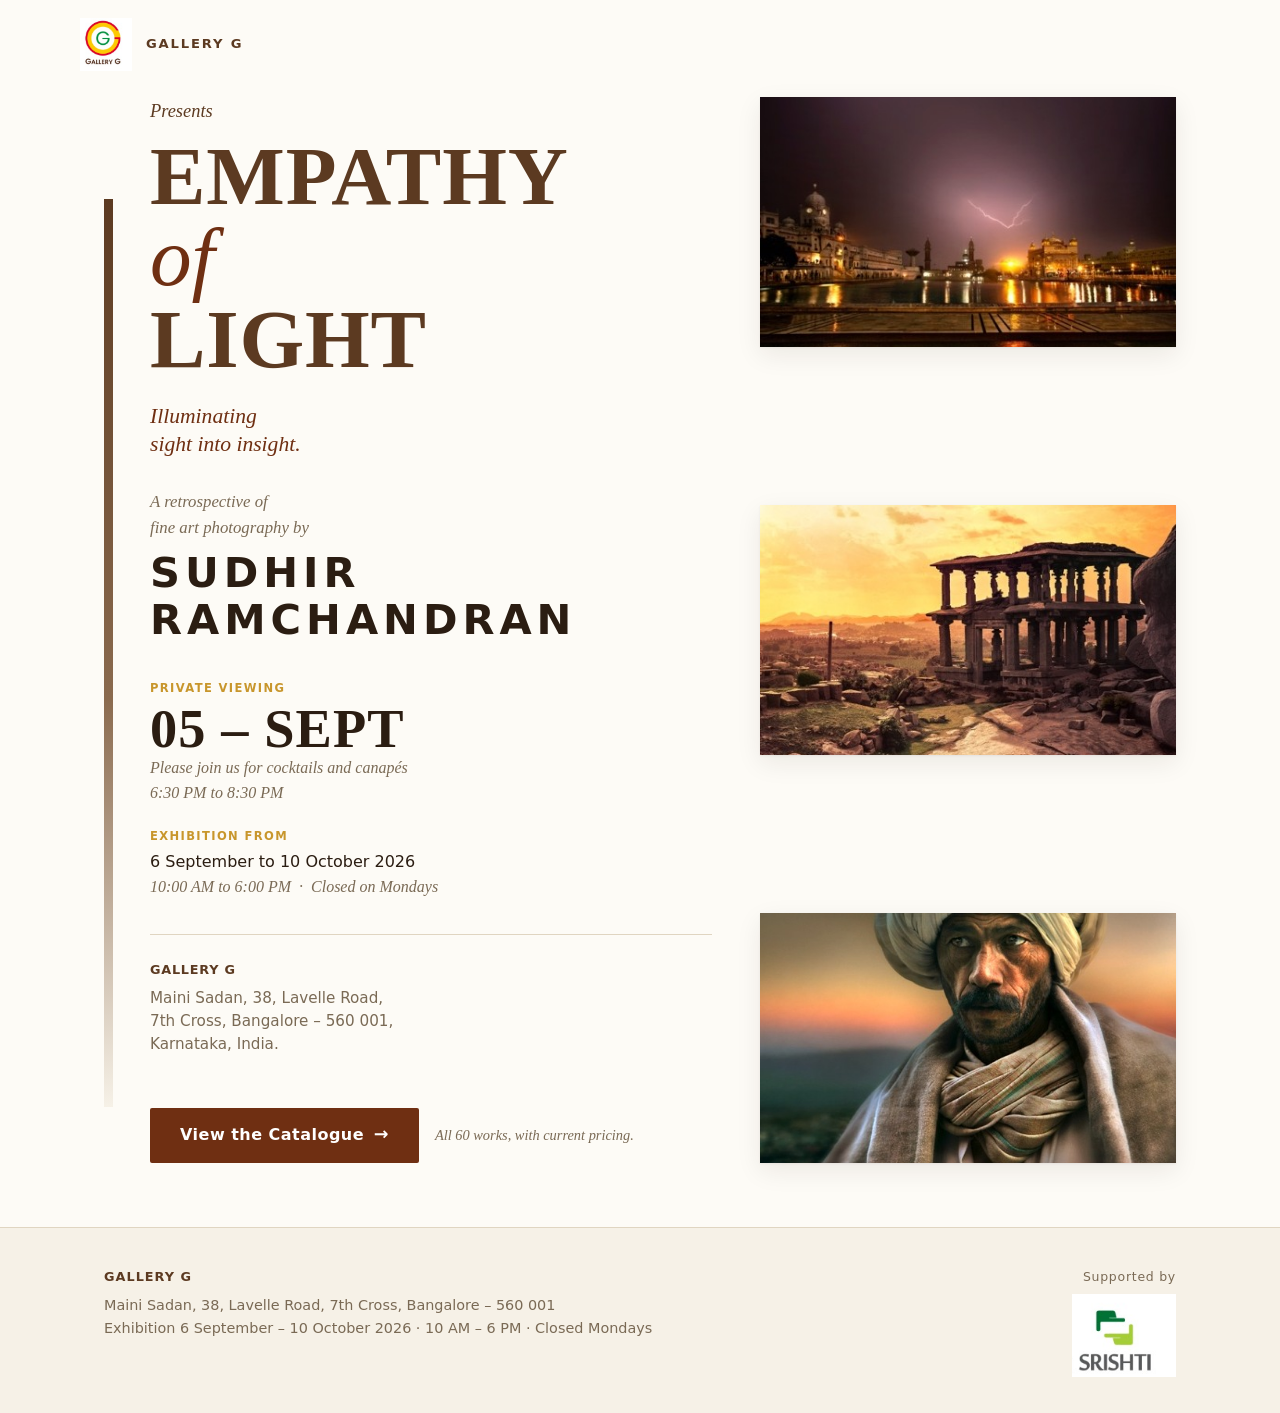
<file: index.html>
<!doctype html>
<html lang="en">
<head>
<meta charset="utf-8">
<meta name="viewport" content="width=device-width, initial-scale=1">
<title>EMPATHY of LIGHT — Sudhir Ramchandran · Gallery G</title>
<meta name="description" content="Gallery G presents EMPATHY of LIGHT, a retrospective of fine art photography by Sudhir Ramchandran. 6 September to 10 October 2026, Lavelle Road, Bangalore.">
<link rel="stylesheet" href="assets/css/styles.css">
</head>
<body>

<header class="wrap brandbar">
  <img src="assets/img/gallery-g-logo.png" alt="Gallery G">
  <span class="wordmark">Gallery&nbsp;G</span>
</header>

<main class="wrap invite">
  <div class="invite-grid">
    <div class="invite-text">
      <p class="presents">Presents</p>

      <h1 class="title-lockup hero"><span>Empathy</span><span class="of">of</span><span>Light</span></h1>

      <p class="tagline">Illuminating<br>sight into insight.</p>

      <p class="retro">A retrospective of<br>fine art photography by</p>
      <p class="artist hero">Sudhir<br>Ramchandran</p>

      <div class="meta-block">
        <p class="kicker">Private viewing</p>
        <p class="dateline">05&nbsp;&ndash;&nbsp;SEPT</p>
        <p class="soft">Please join us for cocktails and canap&eacute;s</p>
        <p class="soft">6:30&nbsp;PM to 8:30&nbsp;PM</p>
      </div>

      <div class="meta-block">
        <p class="kicker">Exhibition from</p>
        <p>6&nbsp;September to 10&nbsp;October&nbsp;2026</p>
        <p class="soft">10:00&nbsp;AM to 6:00&nbsp;PM &nbsp;&middot;&nbsp; Closed on Mondays</p>
      </div>

      <address class="address">
        <span class="name">Gallery G</span>
        <p>Maini Sadan, 38, Lavelle Road,<br>
           7th Cross, Bangalore &ndash; 560&nbsp;001,<br>
           Karnataka, India.</p>
      </address>

      <div class="cta-row">
        <a class="btn" href="reference.html">View the Catalogue <span class="arw">&rarr;</span></a>
        <span class="cta-note">All 60 works, with current pricing.</span>
      </div>
    </div>

    <div class="hero-stack">
      <figure><img src="thumbs/14-arch-02-venice-burst.jpg"
        alt="The Golden Temple, Amritsar, at night with a bolt of lightning over the sacred pool"></figure>
      <figure><img src="thumbs/31-heritage-01-hampi-mandapa-sunset.jpg"
        alt="A stone pillared mandapa on a boulder hill at Hampi, at golden sunset"></figure>
      <figure><img src="thumbs/45-port-02-turban-man.jpg"
        alt="Close-up portrait of an elderly man in a turban against a dusk sky"></figure>
    </div>
  </div>
</main>

<footer class="site-foot">
  <div class="wrap">
    <div class="f-gallery">
      <span class="name">Gallery G</span>
      <p>Maini Sadan, 38, Lavelle Road, 7th Cross, Bangalore &ndash; 560 001<br>
         Exhibition 6 September &ndash; 10 October 2026 &middot; 10 AM &ndash; 6 PM &middot; Closed Mondays</p>
    </div>
    <div class="f-support">
      <span class="lbl">Supported by</span>
      <img src="assets/img/srishti-logo.png" alt="Srishti">
    </div>
  </div>
</footer>

</body>
</html>
</file>
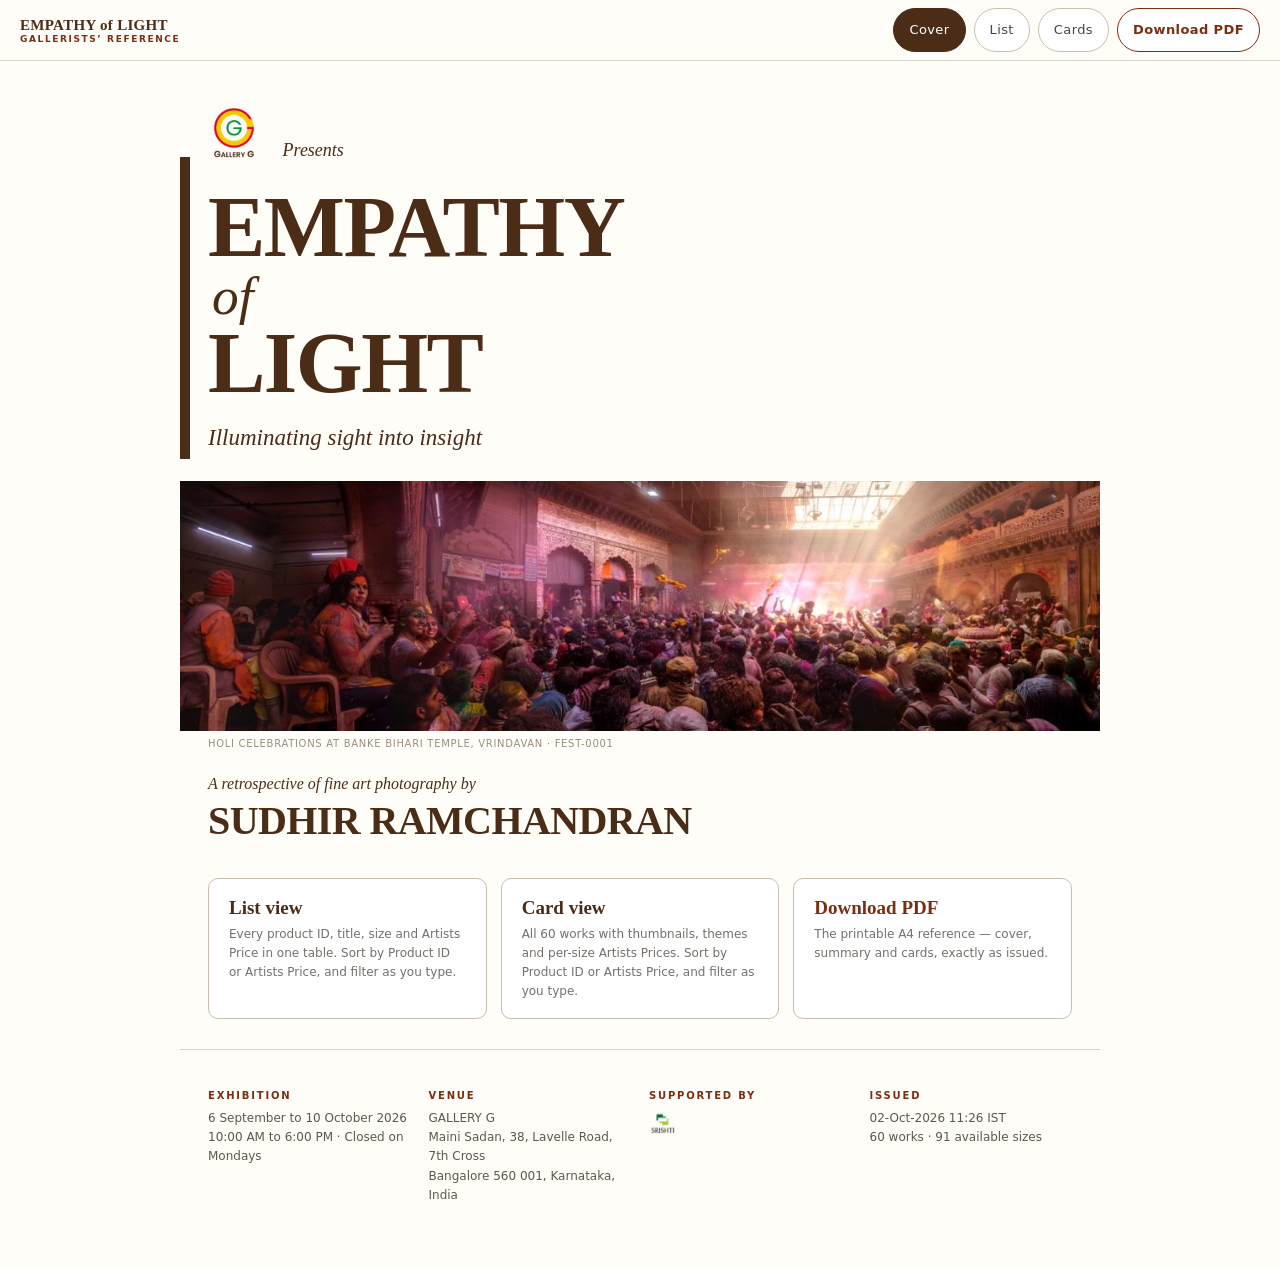
<file: reference.html>
<!doctype html>
<html lang="en">
<head>
<meta charset="utf-8">
<meta name="viewport" content="width=device-width, initial-scale=1">
<meta name="robots" content="noindex, nofollow">
<title>Gallerists' Reference &middot; EMPATHY of LIGHT</title>
<style>
  :root{
    --ink:#181614; --muted:#75706a; --line:#ddd6ca; --rule:#c8bfae;
    --accent:#7c2d12; --chip:#f4f0e8; --paper:#fff; --offset:#f1eee8;
    --deep:#4a2c17; --cream:#fffdf8;
  }
  *{ box-sizing:border-box; }
  html{ scroll-behavior:smooth; }
  body{ margin:0; background:var(--cream); color:var(--ink);
    font-family:"Iowan Old Style","Palatino Linotype",Georgia,serif;
    -webkit-text-size-adjust:100%; }
  img{ max-width:100%; display:block; }
  a{ color:inherit; }

  /* ------------------------------------------------------------------ nav */
  .nav{ position:sticky; top:0; z-index:20; display:flex; align-items:center;
    gap:8px; flex-wrap:wrap; padding:8px 20px;
    background:rgba(255,253,248,.94); backdrop-filter:saturate(180%) blur(8px);
    border-bottom:1px solid var(--line); }
  .nav .brand{ font-weight:700; letter-spacing:.3px; color:var(--deep);
    margin-right:auto; font-size:15px; }
  .nav .brand small{ display:block; font-family:system-ui,sans-serif;
    font-size:9px; letter-spacing:1.6px; text-transform:uppercase;
    color:var(--accent); font-weight:700; }
  .btn{ font-family:system-ui,sans-serif; font-size:13px; letter-spacing:.4px;
    padding:10px 15px; border:1px solid var(--rule); border-radius:999px;
    background:#fff; color:#4a453d; cursor:pointer; text-decoration:none;
    display:inline-flex; align-items:center; min-height:44px; line-height:1.2;
    white-space:nowrap; -webkit-tap-highlight-color:transparent; }
  .btn:hover{ background:var(--chip); }
  .btn[aria-current="true"]{ background:var(--deep); border-color:var(--deep);
    color:#fff; }
  .btn.dl{ border-color:var(--accent); color:var(--accent); font-weight:700; }
  .btn.dl:hover{ background:var(--accent); color:#fff; }

  .view{ display:none; }
  .view.on{ display:block; }

  /* ---------------------------------------------------------------- cover */
  .cover{ max-width:920px; margin:0 auto; padding:0 0 64px; }
  .cov-head{ padding:44px 28px 0; position:relative; }
  .cov-rule{ position:absolute; left:0; top:96px; width:10px; bottom:-8px;
    background:var(--deep); }
  .cov-logos{ display:flex; align-items:flex-end; gap:16px; }
  .cov-logos img{ height:60px; width:auto; mix-blend-mode:multiply; }
  .cov-presents{ font-style:italic; font-size:18px; color:var(--deep); margin:0 0 4px; }
  .cov-title{ margin:22px 0 0; color:var(--deep); font-weight:700;
    font-size:clamp(44px,9vw,86px); line-height:.95; letter-spacing:-1.5px; }
  .cov-title em{ display:block; font-style:italic; font-weight:400;
    font-size:.62em; letter-spacing:0; margin:2px 0 2px 4px; }
  .cov-tagline{ margin:20px 0 0; font-style:italic;
    font-size:clamp(17px,2.4vw,23px); color:var(--deep); }
  .cov-plate{ margin:30px 0 0; }
  .cov-plate img{ width:100%; height:clamp(150px,26vw,250px); object-fit:cover; }
  .cov-credit{ margin:7px 28px 0; font-family:system-ui,sans-serif; font-size:10px;
    letter-spacing:.7px; text-transform:uppercase; color:#9a8f7e; }
  .cov-by{ padding:26px 28px 0; }
  .cov-blurb{ margin:0; font-style:italic; font-size:16px; color:var(--deep); }
  .cov-artist{ margin:4px 0 0; font-size:clamp(26px,5vw,40px); font-weight:700;
    letter-spacing:-.6px; color:var(--deep); }

  .cov-doors{ display:grid; grid-template-columns:repeat(auto-fit,minmax(230px,1fr));
    gap:14px; padding:34px 28px 0; }
  .door{ display:block; text-decoration:none; border:1px solid var(--rule);
    border-radius:10px; padding:18px 20px; background:#fff; transition:.15s; }
  .door:hover{ border-color:var(--deep); transform:translateY(-2px);
    box-shadow:0 6px 20px rgba(74,44,23,.09); }
  .door b{ display:block; font-size:19px; color:var(--deep); margin-bottom:5px; }
  .door span{ font-family:system-ui,sans-serif; font-size:12px; line-height:1.5;
    color:var(--muted); }
  .door.pdf b{ color:var(--accent); }

  .cov-foot{ display:grid; grid-template-columns:repeat(auto-fit,minmax(200px,1fr));
    gap:18px; padding:38px 28px 0; margin-top:30px; border-top:1px solid var(--line);
    font-family:system-ui,sans-serif; font-size:12px; line-height:1.6;
    color:#5f574c; }
  .cov-foot h4{ margin:0 0 5px; font-size:10px; letter-spacing:1.8px;
    text-transform:uppercase; color:var(--accent); }
  .cov-foot img{ height:26px; width:auto; mix-blend-mode:multiply; }

  /* -------------------------------------------------------------- toolbar */
  .toolbar{ display:flex; align-items:center; gap:10px; row-gap:12px;
    flex-wrap:wrap; max-width:1180px; margin:0 auto; padding:22px 20px 0; }
  .toolbar h2{ margin:0 auto 0 0; font-size:23px; color:var(--deep); }
  .toolbar .lbl{ font-family:system-ui,sans-serif; font-size:10px;
    letter-spacing:1.4px; text-transform:uppercase; color:var(--muted); }
  .count{ font-family:system-ui,sans-serif; font-size:11px; color:var(--muted);
    max-width:1180px; margin:0 auto; padding:8px 20px 0; }

  .finder{ position:relative; display:flex; align-items:center; flex:1 1 230px;
    max-width:340px; }
  .finder input{ width:100%; font-family:system-ui,sans-serif; font-size:14px;
    padding:11px 34px 11px 14px; min-height:44px; color:var(--ink);
    border:1px solid var(--rule); border-radius:999px; background:#fff; }
  .finder input:focus{ outline:2px solid var(--deep); outline-offset:1px;
    border-color:var(--deep); }
  .finder input::placeholder{ color:#a9a094; }
  .finder .clear{ position:absolute; right:4px; width:32px; height:32px;
    border:0; border-radius:50%; background:none; color:var(--muted);
    font-size:18px; line-height:1; cursor:pointer; display:none; }
  .finder .clear:hover{ background:var(--chip); color:var(--ink); }
  .finder.has .clear{ display:block; }
  mark{ background:#fbecc6; color:inherit; padding:0 1px; border-radius:2px; }

  /* -------------------------------------------------------------- summary */
  /* A real table at every width - it stays a grid of rows and columns on a
     phone and scrolls sideways, rather than reflowing into cards. The Product
     ID column is pinned so a row stays identifiable while scrolling across. */
  /* No horizontal padding on the scroll container. A sticky cell pins to the
     scrollport's content edge, so any left padding leaves a strip where the
     scrolling columns show through beside the pinned ID. The inset comes from
     the width calculation instead. */
  .tablewrap{ width:calc(100% - 40px); max-width:1140px; margin:0 auto;
    padding:14px 0 60px; overflow-x:auto; -webkit-overflow-scrolling:touch; }
  table{ width:100%; border-collapse:collapse; font-size:14px; min-width:640px;
    background:#fff; border:1px solid var(--rule); }
  th{ font-family:system-ui,sans-serif; font-size:10px; font-weight:700;
    letter-spacing:.9px; text-transform:uppercase; color:#fff;
    text-align:left; padding:10px; background:var(--deep);
    white-space:nowrap; border-right:1px solid rgba(255,255,255,.22); }
  th:last-child{ border-right:0; }
  td{ padding:9px 10px; border-bottom:1px solid #ece4d6;
    border-right:1px solid #ece4d6; vertical-align:top; }
  td:last-child{ border-right:0; }
  tbody tr:nth-child(even){ background:#faf7f1; }
  tbody tr:hover{ background:var(--chip); }
  /* The pinned ID column needs its own opaque fill per stripe: 'inherit' picks
     up the row's transparent background on odd rows and the title then scrolls
     visibly underneath it. */
  .c-id{ font-family:ui-monospace,Consolas,"Courier New",monospace; font-size:12px;
    font-weight:700; color:var(--accent); white-space:nowrap;
    position:sticky; left:0; z-index:1;
    border-right:1px solid var(--rule); }
  tbody tr td.c-id{ background:#fff; }
  tbody tr:nth-child(even) td.c-id{ background:#faf7f1; }
  tbody tr:hover td.c-id{ background:var(--chip); }
  /* .c-id sets the accent brown for the body cells; the header cell sits on the
     dark brown bar and has to take the white back or it disappears into it. */
  thead th.c-id{ background:var(--deep); color:#fff; z-index:3; }
  /* Centred to match the printed summary: the A3 price and Custom Size sit side
     by side, and right-then-left made them read as one run-on block. */
  #list th, #list td{ text-align:center; }
  .c-size{ white-space:nowrap; }
  th.c-a3, td.c-a3, th.c-price, td.c-price{ white-space:nowrap;
    font-variant-numeric:tabular-nums; font-weight:700; }
  .nfs{ font-style:italic; color:var(--muted); font-weight:400; }
  .empty{ padding:26px 10px; text-align:center; color:var(--muted);
    font-family:system-ui,sans-serif; font-size:13px; }

  /* ---------------------------------------------------------------- cards */
  .grid{ max-width:1180px; margin:0 auto;
    padding:14px 20px 60px; display:grid;
    grid-template-columns:repeat(auto-fill,minmax(280px,1fr)); gap:18px; }
  .card{ border:1px solid var(--line); border-radius:8px; padding:14px 15px;
    background:#fff; display:flex; flex-direction:column; gap:9px; }
  .card h3{ margin:0; font-size:16px; line-height:1.28; font-weight:600; }
  .thumb{ background:var(--offset); border:1px solid #e8e3d9; border-radius:5px;
    overflow:hidden; aspect-ratio:3/2; }
  .thumb img{ width:100%; height:100%; object-fit:contain; }
  .meta{ display:flex; align-items:baseline; gap:9px;
    padding-top:7px; border-top:1px solid var(--rule); }
  .meta .pid{ font-family:ui-monospace,Consolas,"Courier New",monospace;
    font-size:12px; font-weight:700; color:var(--accent); }
  .meta .cat{ font-family:system-ui,sans-serif; font-size:10px;
    letter-spacing:1px; text-transform:uppercase; color:var(--muted); }
  .sizes{ display:flex; flex-direction:column; gap:3px; }
  .sizeline{ display:flex; justify-content:space-between; gap:10px;
    font-size:13px; }
  .sizeline .k{ font-family:system-ui,sans-serif; font-size:9.5px;
    letter-spacing:.7px; text-transform:uppercase; color:var(--muted); }
  .sizeline b{ font-variant-numeric:tabular-nums; }
  .desc{ margin:0; font-size:13px; line-height:1.4; color:#3d3934; }
  .themes{ display:flex; flex-wrap:wrap; gap:4px; margin-top:auto; }
  .chip{ font-family:system-ui,sans-serif; font-size:9.5px; letter-spacing:.6px;
    text-transform:uppercase; color:#5d5850; background:var(--chip);
    border:1px solid #e6e0d4; padding:2px 7px; border-radius:4px; }

  .pagefoot{ max-width:1180px; margin:0 auto; padding:22px 20px 40px;
    border-top:1px solid var(--line); display:flex; justify-content:space-between;
    gap:14px; flex-wrap:wrap; font-family:system-ui,sans-serif; font-size:10px;
    letter-spacing:.7px; text-transform:uppercase; color:#9a948b; }

  /* ------------------------------------------------------------- mobile */
  @media (max-width:860px){
    .finder{ flex:1 1 100%; max-width:none; order:1; }
    .toolbar .lbl, .toolbar .sort{ order:2; }
  }

  @media (max-width:760px){
    .tablewrap{ width:calc(100% - 32px); padding:14px 0 50px; }
    table{ font-size:13px; }
    th, td{ padding:8px; }
  }

  @media (max-width:620px){
    .cov-head{ padding:30px 20px 0; }
    .cov-by,.cov-doors,.cov-foot{ padding-left:20px; padding-right:20px; }
    .cov-credit{ margin-left:20px; }
    .cov-rule{ display:none; }
    .nav{ padding:8px 14px; gap:6px; }
    .nav .brand{ width:100%; margin-bottom:2px; }
    .toolbar{ padding:18px 16px 0; }
    /* Stack the controls once they stop fitting side by side: the search box
       takes a full row of its own, then the sort buttons. */
    .toolbar h2{ width:100%; margin:0; }
    .finder{ flex:1 1 100%; max-width:none; }
    .count{ padding:6px 16px 0; }
    .grid{ padding:14px 16px 50px; gap:14px; }
    .cov-doors{ padding-top:26px; }
  }

  /* Hover styling misfires on touch, where it sticks after a tap. The selected
     button must keep its filled state, so exclude it - otherwise a tapped tab
     reverts to a white background and its white label disappears. */
  @media (hover:none){
    .btn:not([aria-current="true"]):hover{ background:#fff; }
    .btn.dl:not([aria-current="true"]):hover{ background:#fff; color:var(--accent); }
    .door:hover{ transform:none; box-shadow:none; border-color:var(--rule); }
  }
</style>
</head>
<body>

<nav class="nav">
  <div class="brand">EMPATHY of LIGHT<small>Gallerists&rsquo; Reference</small></div>
  <button class="btn" data-go="cover">Cover</button>
  <button class="btn" data-go="list">List</button>
  <button class="btn" data-go="cards">Cards</button>
  <a class="btn dl" href="empathy-of-light-gallerists-reference.pdf" download>Download PDF</a>
</nav>

<!-- ------------------------------------------------------------- cover -->
<section id="cover" class="view on">
  <div class="cover">
    <div class="cov-head">
      <div class="cov-rule"></div>
      <div class="cov-logos">
        <img src="assets/img/gallery-g-logo.png" alt="Gallery G">
        <p class="cov-presents">Presents</p>
      </div>
      <h1 class="cov-title">EMPATHY<em>of</em>LIGHT</h1>
      <p class="cov-tagline">Illuminating sight into insight</p>
    </div>
    <figure class="cov-plate">
      <img src="thumbs/48-holi-01-crowd.jpg" alt="Holi Celebrations at Banke Bihari Temple, Vrindavan">
      <figcaption class="cov-credit">Holi Celebrations at Banke Bihari Temple, Vrindavan &middot; FEST-0001</figcaption>
    </figure>
    <div class="cov-by">
      <p class="cov-blurb">A retrospective of fine art photography by</p>
      <p class="cov-artist">SUDHIR RAMCHANDRAN</p>
    </div>

    <div class="cov-doors">
      <a class="door" href="#list" data-go="list">
        <b>List view</b>
        <span>Every product ID, title, size and Artists Price in one table.
              Sort by Product ID or Artists Price, and filter as you type.</span>
      </a>
      <a class="door" href="#cards" data-go="cards">
        <b>Card view</b>
        <span>All 60 works with thumbnails, themes and per-size
              Artists Prices. Sort by Product ID or Artists Price, and filter
              as you type.</span>
      </a>
      <a class="door pdf" href="empathy-of-light-gallerists-reference.pdf" download>
        <b>Download PDF</b>
        <span>The printable A4 reference &mdash; cover, summary and cards,
              exactly as issued.</span>
      </a>
    </div>

    <div class="cov-foot">
      <div><h4>Exhibition</h4>6 September to 10 October 2026<br>
        10:00 AM to 6:00 PM &middot; Closed on Mondays</div>
      <div><h4>Venue</h4>GALLERY G<br>Maini Sadan, 38, Lavelle Road, 7th Cross<br>
        Bangalore 560 001, Karnataka, India</div>
      <div><h4>Supported by</h4>
        <img src="assets/img/srishti-logo.png" alt="Srishti"></div>
      <div><h4>Issued</h4>02-Oct-2026 11:26 IST<br>60 works &middot; 91 available sizes</div>
    </div>
  </div>
</section>

<!-- ----------------------------------------------------------- summary -->
<section id="list" class="view">
  <div class="toolbar">
    <h2>List View</h2>
    <label class="finder" id="find-list">
      <input type="search" placeholder="Find by ID, title, size or Artists Price"
             aria-label="Filter the list" autocomplete="off">
      <button class="clear" type="button" aria-label="Clear filter">&times;</button>
    </label>
    <span class="lbl">Sort</span>
    <button class="btn sort" data-view="list" data-sort="id">Product ID</button>
    <button class="btn sort" data-view="list" data-sort="price">Artists Price</button>
  </div>
  <p class="count" id="sum-count"></p>
  <div class="tablewrap">
    <table>
      <thead><tr>
        <th class="c-id">Product ID</th><th class="c-title">Title</th>
        <th class="c-a3">Artists Price - A3 Size</th>
        <th class="c-size">Custom Size</th><th class="c-price">Artists Price</th>
      </tr></thead>
      <tbody id="sum-body"></tbody>
    </table>
  </div>
  <div class="pagefoot"><span>EMPATHY of LIGHT &middot; Sudhir Ramchandran</span>
    <span>Generated 02-Oct-2026 11:26 IST</span></div>
</section>

<!-- ------------------------------------------------------------- cards -->
<section id="cards" class="view">
  <div class="toolbar">
    <h2>Card View</h2>
    <label class="finder" id="find-cards">
      <input type="search" placeholder="Find by ID, title, size or Artists Price"
             aria-label="Filter the cards" autocomplete="off">
      <button class="clear" type="button" aria-label="Clear filter">&times;</button>
    </label>
    <span class="lbl">Sort</span>
    <button class="btn sort" data-view="cards" data-sort="id">Product ID</button>
    <button class="btn sort" data-view="cards" data-sort="price">Artists Price</button>
  </div>
  <p class="count" id="card-count"></p>
  <div class="grid" id="card-grid"></div>
  <div class="pagefoot"><span>EMPATHY of LIGHT &middot; Sudhir Ramchandran</span>
    <span>Generated 02-Oct-2026 11:26 IST</span></div>
</section>

<script>
const ITEMS = [{"pid":"ARCH-0001","cat":"Architecture","title":"Spanish Steps: childhood joy, Keats's poetic backdrop","desc":"","themes":["Decided Moment","Architecture"],"file":"04-child-04-spanish-steps.jpg","pval":15000.0,"sum":{"a3":"₹15,000","a3_na":false,"custom":[],"note":"Consult Artist"},"stock":[{"size":"A3","price":"₹15,000","nfs":false}]},{"pid":"ARCH-0002","cat":"Architecture","title":"Taj Mahal in the moonlight","desc":"","themes":["Monument","Heritage","Architecture"],"file":"13-arch-01-taj.jpg","pval":50000.0,"sum":{"a3":"₹50,000","a3_na":false,"custom":[],"note":"Consult Artist"},"stock":[{"size":"A3","price":"₹50,000","nfs":false}]},{"pid":"ARCH-0003","cat":"Architecture","title":"Lightning over Golden Temple, Amritsar","desc":"","themes":["Monument","Heritage","Architecture"],"file":"14-arch-02-venice-burst.jpg","pval":150000.0,"sum":{"a3":"₹25,000","a3_na":false,"custom":[{"size":"2 ft x 3 ft","price":"₹1,50,000"}],"note":null},"stock":[{"size":"2 ft x 3 ft","price":"₹1,50,000","nfs":false},{"size":"A3","price":"₹25,000","nfs":false}]},{"pid":"ARCH-0004","cat":"Architecture","title":"Salon d'Hercule in Palace of Versailles","desc":"","themes":["Baroque Art","Architecture"],"file":"15-arch-03-fresco-hall.jpg","pval":15000.0,"sum":{"a3":"Not offered","a3_na":true,"custom":[{"size":"15 in x 15 in","price":"₹15,000"}],"note":null},"stock":[{"size":"15 in x 15 in","price":"₹15,000","nfs":false}]},{"pid":"ARCH-0005","cat":"Architecture","title":"Rainbow over Dunnottar Castle in Aberdeenshire, Scotland","desc":"","themes":["Monument","Heritage","14th Century","Fortress","Architecture"],"file":"16-arch-04-edinburgh.jpg","pval":15000.0,"sum":{"a3":"₹15,000","a3_na":false,"custom":[],"note":"Consult Artist"},"stock":[{"size":"A3","price":"₹15,000","nfs":false}]},{"pid":"ARCH-0006","cat":"Architecture","title":"Lone drummer at St Peter's Basilica, Rome, at dusk from the Pincio","desc":"St Peter's Basilica, Rome, at dusk from the Pincio","themes":["Heritage","Architecture"],"file":"17-arch-05-paris-dome.jpg","pval":125000.0,"sum":{"a3":"₹25,000","a3_na":false,"custom":[{"size":"2 ft x 3 ft","price":"₹1,25,000"}],"note":null},"stock":[{"size":"2 ft x 3 ft","price":"₹1,25,000","nfs":false},{"size":"A3","price":"₹25,000","nfs":false}]},{"pid":"ARCH-0007","cat":"Architecture","title":"Milan Duomo and the Vittorio Emanuele Monument","desc":"Milan Duomo and the Vittorio Emanuele II monument with a marching brass band","themes":["Heritage","Monument","Italian Gothic","Neo-Renaissance","Architecture"],"file":"19-arch-07-milan-duomo.jpg","pval":25000.0,"sum":{"a3":"₹25,000","a3_na":false,"custom":[],"note":"Consult Artist"},"stock":[{"size":"A3","price":"₹25,000","nfs":false}]},{"pid":"ARCH-0008","cat":"Architecture","title":"Dali's Space Elephant with Obelix and Big Ben","desc":"","themes":["London","Artist","Architecture"],"file":"20-arch-08-camel-bigben.jpg","pval":75000.0,"sum":{"a3":"₹25,000","a3_na":false,"custom":[{"size":"2 ft x 3 ft","price":"₹75,000"}],"note":null},"stock":[{"size":"2 ft x 3 ft","price":"₹75,000","nfs":false},{"size":"A3","price":"₹25,000","nfs":false}]},{"pid":"ARCH-0009","cat":"Architecture","title":"Venice Binalle graphic design of architecture and nature","desc":"","themes":["Nature","Artist","Venice Binalle Architecture Display","Architecture"],"file":"21-arch-09-tree-wall.jpg","pval":15000.0,"sum":{"a3":"₹15,000","a3_na":false,"custom":[],"note":"Consult Artist"},"stock":[{"size":"A3","price":"₹15,000","nfs":false}]},{"pid":"ARCH-0010","cat":"Architecture","title":"Harley at Varga Gallery, Woodstock","desc":"","themes":["Artist","Architecture"],"file":"22-arch-10-varga-moto.jpg","pval":75000.0,"sum":{"a3":"₹15,000","a3_na":false,"custom":[{"size":"2 ft x 3 ft","price":"₹75,000"}],"note":null},"stock":[{"size":"2 ft x 3 ft","price":"₹75,000","nfs":false},{"size":"A3","price":"₹15,000","nfs":false}]},{"pid":"ARCH-0011","cat":"Architecture","title":"Santa Maria della Salute, Venice","desc":"Santa Maria della Salute, Venice, from Hotel Monaco and Grand Canal","themes":["Monument","Venice","Hospitality","Gondola","Water Front","Architecture"],"file":"23-arch-11-venice-salute.jpg","pval":15000.0,"sum":{"a3":"Not offered","a3_na":true,"custom":[{"size":"12 in x 24 in","price":"₹15,000"}],"note":null},"stock":[{"size":"12 in x 24 in","price":"₹15,000","nfs":false}]},{"pid":"ARCH-0012","cat":"Architecture","title":"Art installation at Venice Biennale","desc":"","themes":["Art Installation","Architecture"],"file":"27-hotel-04-striped-lounge.jpg","pval":15000.0,"sum":{"a3":"₹15,000","a3_na":false,"custom":[],"note":"Consult Artist"},"stock":[{"size":"A3","price":"₹15,000","nfs":false}]},{"pid":"ARCH-0013","cat":"Architecture","title":"Sunset on the Hooghly River, Howrah Bridge","desc":"Sunset on the Hooghly River, part of the Ganges river system, Howrah Bridge, Calcutta, West Bengal","themes":["Linear Perspective","Riverbank","Heritage","Architecture"],"file":"43-street-10-howrah-bridge.jpg","pval":30000.0,"sum":{"a3":"₹30,000","a3_na":false,"custom":[],"note":"Consult Artist"},"stock":[{"size":"A3","price":"₹30,000","nfs":false}]},{"pid":"ARCH-0014","cat":"Architecture","title":"A Moment in the Wheel of Life, London Eye","desc":"A moment in the wheel of life. Riverwalk by the London Eye, London, UK","themes":["Urban","Couples","Diagonal Lighting","Contemporary Architecture","Riverbank","Architecture"],"file":"51-couple-03-london-eye.jpg","pval":15000.0,"sum":{"a3":"₹15,000","a3_na":false,"custom":[],"note":"Consult Artist"},"stock":[{"size":"A3","price":"₹15,000","nfs":false}]},{"pid":"ARTI-0001","cat":"Artist","title":"Artists' studio in Bagamoyo, near Dar-es-Salaam, Tanzania","desc":"","themes":["Heritage","Culture","Tanzania","Artist"],"file":"57-africa-01-interior.jpg","pval":100000.0,"sum":{"a3":"Not offered","a3_na":true,"custom":[{"size":"24 in x 53 in","price":"₹1,00,000"}],"note":null},"stock":[{"size":"24 in x 53 in","price":"₹1,00,000","nfs":false}]},{"pid":"ARTI-0002","cat":"Artist","title":"Artists sell makonde carvings by Coco Beach, Dar-es-Salaam, Tanzania","desc":"","themes":["Triptych","Depth by Layering","Story Telling","Artist"],"file":"58-africa-02-sea-balusters.jpg","pval":15000.0,"sum":{"a3":"₹15,000","a3_na":false,"custom":[],"note":"Consult Artist"},"stock":[{"size":"A3","price":"₹15,000","nfs":false}]},{"pid":"CHIL-0001","cat":"Children","title":"Girl at Hudson Beach","desc":"","themes":["Children"],"file":"01-child-01-girl-playground.jpg","pval":15000.0,"sum":{"a3":"₹15,000","a3_na":false,"custom":[],"note":"Consult Artist"},"stock":[{"size":"A3","price":"₹15,000","nfs":false}]},{"pid":"CHIL-0002","cat":"Children","title":"Mother and kids with icecream","desc":"","themes":["Children"],"file":"02-child-02-porch-family.jpg","pval":15000.0,"sum":{"a3":"₹15,000","a3_na":false,"custom":[],"note":"Consult Artist"},"stock":[{"size":"A3","price":"₹15,000","nfs":false}]},{"pid":"CHIL-0003","cat":"Children","title":"Kids in Bahari Beach","desc":"","themes":["Children"],"file":"03-child-03-beach-kids.jpg","pval":15000.0,"sum":{"a3":"₹15,000","a3_na":false,"custom":[],"note":"Consult Artist"},"stock":[{"size":"A3","price":"₹15,000","nfs":false}]},{"pid":"CHIL-0004","cat":"Children","title":"Kids with a balloon by a pool deck","desc":"","themes":["Decided Moment","Children"],"file":"05-child-05-pool-ball.jpg","pval":null,"sum":{"a3":"Not for sale","a3_na":true,"custom":[],"note":"Not for sale"},"stock":[{"size":"","price":"","nfs":true}]},{"pid":"CHIL-0005","cat":"Children","title":"Breakfast Table with Palm Trees in Misty Light","desc":"People at a breakfast table with palm trees in misty light","themes":["Decided Moment","Tanzania","Children"],"file":"06-child-06-cafe-palms.jpg","pval":null,"sum":{"a3":"Not for sale","a3_na":true,"custom":[],"note":"Not for sale"},"stock":[{"size":"","price":"","nfs":true}]},{"pid":"FEST-0001","cat":"Festival","title":"Holi Celebrations at Bhanke Bihari Temple, Vrindavan","desc":"Holi celebrations at Bhanke Bihari Temple, Vrindavan, Mathura District, Uttar Pradesh.","themes":["Character Portrayal","Tenebrism","Festival"],"file":"48-holi-01-crowd.jpg","pval":750000.0,"sum":{"a3":"₹30,000","a3_na":false,"custom":[{"size":"4 ft x 15 ft","price":"₹7,50,000"}],"note":null},"stock":[{"size":"4 ft x 15 ft","price":"₹7,50,000","nfs":false},{"size":"A3","price":"₹30,000","nfs":false}]},{"pid":"FEST-0002","cat":"Festival","title":"Cultural splendor during Navrathri in Ahmedabad, Gujarat","desc":"Cultural splendor during Navrathri in Ahmedabad, Gujurat","themes":["Dynamic Motion Blur","Rhythmic Group Composition","Festival"],"file":"59-action-01-dancers.jpg","pval":200000.0,"sum":{"a3":"₹25,000","a3_na":false,"custom":[{"size":"4 ft x 5 ft","price":"₹2,00,000"}],"note":null},"stock":[{"size":"4 ft x 5 ft","price":"₹2,00,000","nfs":false},{"size":"A3","price":"₹25,000","nfs":false}]},{"pid":"FEST-0003","cat":"Festival","title":"Buffalo race in Kambala, Tulu region of coastal Karnataka","desc":"","themes":["Layered Composition","Depth by Layering","Rising Sun Backlighting","Dawn","Pan shoot","Festival"],"file":"60-action-02-buffalo-race.jpg","pval":150000.0,"sum":{"a3":"₹25,000","a3_na":false,"custom":[{"size":"2 ft x 3 ft","price":"₹1,50,000"}],"note":null},"stock":[{"size":"2 ft x 3 ft","price":"₹1,50,000","nfs":false},{"size":"A3","price":"₹25,000","nfs":false}]},{"pid":"HERI-0001","cat":"Heritage","title":"Two-storeyed mandappa on Hemakuta Hill, Hampi","desc":"Two-storeyed mandappa on Hemakuta Hill, Hampi, Vijayanagara district, Karnataka","themes":["Vijayanagara Architecture","9th - 12th Century AD","Hemakuta Sculpture","UNESCO World Heritage","Heritage"],"file":"31-heritage-01-hampi-mandapa-sunset.jpg","pval":150000.0,"sum":{"a3":"₹1,50,000","a3_na":false,"custom":[],"note":"Consult Artist"},"stock":[{"size":"A3","price":"₹1,50,000","nfs":false}]},{"pid":"HERI-0002","cat":"Heritage","title":"Achyutaraya Temple, Hampi","desc":"Achyutaraya Temple from the Martenga Hill at Hampi, Vijayanagara district, Karnataka","themes":["Vijayanagara Architecture","15th C AD","UNESCO World Heritage","Heritage"],"file":"32-heritage-02-hampi-aerial.jpg","pval":250000.0,"sum":{"a3":"₹1,50,000","a3_na":false,"custom":[{"size":"2 ft x 3 ft","price":"₹2,50,000"}],"note":null},"stock":[{"size":"2 ft x 3 ft","price":"₹2,50,000","nfs":false},{"size":"A3","price":"₹1,50,000","nfs":false}]},{"pid":"HERI-0003","cat":"Heritage","title":"Musical Pillars and Stone Chariot, Hampi","desc":"Musical Pillars and Stone Chariot at Vijaya Vittala Temple, Hampi, Karnataka","themes":["UNESCO World Heritage","Heritage"],"file":"33-heritage-03-hampi-vittala.jpg","pval":150000.0,"sum":{"a3":"₹1,50,000","a3_na":false,"custom":[],"note":"Consult Artist"},"stock":[{"size":"A3","price":"₹1,50,000","nfs":false}]},{"pid":"HERI-0004","cat":"Heritage","title":"Romantic moments by Trevi Fountain, Rome, Italy","desc":"","themes":["Baroque Art","Serendipity","Heritage"],"file":"49-couple-01-trevi.jpg","pval":75000.0,"sum":{"a3":"₹30,000","a3_na":false,"custom":[{"size":"2 ft x 3 ft","price":"₹75,000"}],"note":null},"stock":[{"size":"2 ft x 3 ft","price":"₹75,000","nfs":false},{"size":"A3","price":"₹30,000","nfs":false}]},{"pid":"HOSP-0001","cat":"Hospitality","title":"High-rise hotel room with light streaming in","desc":"","themes":["Architecture","Hospitality"],"file":"24-hotel-01-suite-skyline.jpg","pval":15000.0,"sum":{"a3":"₹15,000","a3_na":false,"custom":[],"note":"Consult Artist"},"stock":[{"size":"A3","price":"₹15,000","nfs":false}]},{"pid":"HOSP-0002","cat":"Hospitality","title":"Service Staff and customers at heritage hotel, Mumbai","desc":"","themes":["Heritage","Hospitality"],"file":"25-hotel-02-doorman-curtains.jpg","pval":15000.0,"sum":{"a3":"₹15,000","a3_na":false,"custom":[],"note":"Consult Artist"},"stock":[{"size":"A3","price":"₹15,000","nfs":false}]},{"pid":"HOSP-0003","cat":"Hospitality","title":"Grand Ballroom in Waldorf Astoria, New York","desc":"","themes":["Architecture","Hospitality"],"file":"26-hotel-03-banquet-hall.jpg","pval":75000.0,"sum":{"a3":"₹30,000","a3_na":false,"custom":[{"size":"2 ft x 3 ft","price":"₹75,000"}],"note":null},"stock":[{"size":"2 ft x 3 ft","price":"₹75,000","nfs":false},{"size":"A3","price":"₹30,000","nfs":false}]},{"pid":"HOSP-0004","cat":"Hospitality","title":"Subterranean dining hall inside the Boscolo Milano Hotel, Milan, Italy","desc":"","themes":["Architecture","Avant Garde","Neo Classical","Hospitality"],"file":"28-hotel-05-restaurant-fireplace.jpg","pval":25000.0,"sum":{"a3":"₹25,000","a3_na":false,"custom":[],"note":"Consult Artist"},"stock":[{"size":"A3","price":"₹25,000","nfs":false}]},{"pid":"HOSP-0005","cat":"Hospitality","title":"View of Pir Panjal Range, Gulmarg","desc":"View of Pir Panjal range from the Khyber Himalayan Resort & Spa in Gulmarg, J&K, India","themes":["Khyber","Snow Peak","Bedroom View","Hospitality"],"file":"29-hotel-06-himalaya-room.jpg","pval":75000.0,"sum":{"a3":"₹25,000","a3_na":false,"custom":[{"size":"2 ft x 3 ft","price":"₹75,000"}],"note":null},"stock":[{"size":"2 ft x 3 ft","price":"₹75,000","nfs":false},{"size":"A3","price":"₹25,000","nfs":false}]},{"pid":"HOSP-0006","cat":"Hospitality","title":"Sunset of the Taj Mahal, Agra","desc":"Sunset of the Taj Mahal - Shah Jahan's view from Oberoi Amarvilas, Agra; with Indian dancers, terraced gardens and pool.","themes":["Architecture","Sunset","Landscape","Hospitality"],"file":"30-hotel-07-amarvilas-taj.jpg","pval":150000.0,"sum":{"a3":"₹30,000","a3_na":false,"custom":[{"size":"4 ft x 6 ft","price":"₹1,50,000"}],"note":null},"stock":[{"size":"4 ft x 6 ft","price":"₹1,50,000","nfs":false},{"size":"A3","price":"₹30,000","nfs":false}]},{"pid":"NATU-0001","cat":"Nature","title":"Waterfall cascading through dense green jungle, Chickmagalur, Karnataka","desc":"","themes":["Aerial","Foliage","Waterfalls","Nature"],"file":"53-nature-01-waterfall-green.jpg","pval":100000.0,"sum":{"a3":"₹25,000","a3_na":false,"custom":[{"size":"3 ft x 4 ft","price":"₹1,00,000"}],"note":null},"stock":[{"size":"3 ft x 4 ft","price":"₹1,00,000","nfs":false},{"size":"A3","price":"₹25,000","nfs":false}]},{"pid":"NATU-0002","cat":"Nature","title":"Sunset by Athirappilly Waterfalls; Thrissur district of Kerala","desc":"","themes":["Diagonals","Sunset","Riverbank","Nature"],"file":"54-nature-02-waterfall-sunset.jpg","pval":25000.0,"sum":{"a3":"Not offered","a3_na":true,"custom":[{"size":"12 in x 24 in","price":"₹25,000"}],"note":null},"stock":[{"size":"12 in x 24 in","price":"₹25,000","nfs":false}]},{"pid":"NATU-0003","cat":"Nature","title":"Birds and Squirrels by the Banyan Tree, Lalbagh","desc":"Birds and squirrels play by banyan tree. Lalbagh Botanical Garden, Bangalore, Karnataka","themes":["Foliage","Depth by Layering","Nature"],"file":"55-nature-03-banyan-tree.jpg","pval":125000.0,"sum":{"a3":"₹30,000","a3_na":false,"custom":[{"size":"4 ft x 5 ft","price":"₹1,25,000"}],"note":null},"stock":[{"size":"4 ft x 5 ft","price":"₹1,25,000","nfs":false},{"size":"A3","price":"₹30,000","nfs":false}]},{"pid":"NATU-0004","cat":"Nature","title":"Saint Bernard and its owner in Cubbon Park, Bangalore, Karnataka","desc":"","themes":["Serendipity","Crepiscular Rays","Tyndall Effect","Nature"],"file":"56-nature-04-forest-dog.jpg","pval":15000.0,"sum":{"a3":"₹15,000","a3_na":false,"custom":[],"note":"Consult Artist"},"stock":[{"size":"A3","price":"₹15,000","nfs":false}]},{"pid":"PORT-0001","cat":"Portraits","title":"Maasai in a red checked shuka seated inside his home.","desc":"","themes":["Chiaroscuro","Character Portrayal","Portraits"],"file":"44-port-01-bamboo-red.jpg","pval":75000.0,"sum":{"a3":"₹25,000","a3_na":false,"custom":[{"size":"2 ft x 3 ft","price":"₹75,000"}],"note":null},"stock":[{"size":"2 ft x 3 ft","price":"₹75,000","nfs":false},{"size":"A3","price":"₹25,000","nfs":false}]},{"pid":"PORT-0002","cat":"Portraits","title":"Traditionally attired Rajasthani at Pushkar Mela, Ajmer district, Rajasthan.","desc":"","themes":["Character Portrayal","Culture","Festival","Portraits"],"file":"45-port-02-turban-man.jpg","pval":100000.0,"sum":{"a3":"₹30,000","a3_na":false,"custom":[{"size":"2 ft x 3 ft","price":"₹1,00,000"}],"note":null},"stock":[{"size":"2 ft x 3 ft","price":"₹1,00,000","nfs":false},{"size":"A3","price":"₹30,000","nfs":false}]},{"pid":"PORT-0003","cat":"Portraits","title":"Mother and child at Pushkar Mela, Ajmer district, Rajasthan","desc":"","themes":["Serendipity","Festival","Madonna and Child Composition","Portraits"],"file":"46-port-04-woman-child.jpg","pval":100000.0,"sum":{"a3":"₹30,000","a3_na":false,"custom":[{"size":"To be confirmed","price":"₹1,00,000"}],"note":null},"stock":[{"size":"To be confirmed","price":"₹1,00,000","nfs":false},{"size":"A3","price":"₹30,000","nfs":false}]},{"pid":"PORT-0004","cat":"Portraits","title":"Woman of the Toda Tribe, Nilgiris","desc":"Woman of Toda Tribe, Nilgiris, Tamil Nadu, wearing traditional Poothkuli Shawl","themes":["Character Portrayal","Culture","Texture","Textile","Directional Lighting","Portraits"],"file":"47-port-03-tribal-woman.jpg","pval":150000.0,"sum":{"a3":"₹30,000","a3_na":false,"custom":[{"size":"4 ft x 6 ft","price":"₹1,50,000"}],"note":null},"stock":[{"size":"4 ft x 6 ft","price":"₹1,50,000","nfs":false},{"size":"A3","price":"₹30,000","nfs":false}]},{"pid":"STRT-0001","cat":"Street","title":"Silhouetted boy on a beach with a couple embracing behind","desc":"","themes":["Decided Moment","Tanzania","Street"],"file":"07-child-07-boy-beach.jpg","pval":75000.0,"sum":{"a3":"₹30,000","a3_na":false,"custom":[{"size":"4 ft x 4 ft","price":"₹75,000"}],"note":null},"stock":[{"size":"4 ft x 4 ft","price":"₹75,000","nfs":false},{"size":"A3","price":"₹30,000","nfs":false}]},{"pid":"STRT-0002","cat":"Street","title":"Cyclist with pet in Weesperzijde area, Amsterdam","desc":"","themes":["Architecture","Neo-Renaissance","Street"],"file":"18-arch-06-amsterdam.jpg","pval":75000.0,"sum":{"a3":"₹15,000","a3_na":false,"custom":[{"size":"2 ft x 3 ft","price":"₹75,000"}],"note":null},"stock":[{"size":"2 ft x 3 ft","price":"₹75,000","nfs":false},{"size":"A3","price":"₹15,000","nfs":false}]},{"pid":"STRT-0003","cat":"Street","title":"View from a Newsstand near the Duomo, Florence","desc":"View from a newstand near Bargello Museum and the Duomo district in central Florence, Italy","themes":["\"Florence","Italy\"","Street"],"file":"34-street-01-becks.jpg","pval":75000.0,"sum":{"a3":"₹15,000","a3_na":false,"custom":[{"size":"2 ft x 3 ft","price":"₹75,000"}],"note":null},"stock":[{"size":"2 ft x 3 ft","price":"₹75,000","nfs":false},{"size":"A3","price":"₹15,000","nfs":false}]},{"pid":"STRT-0004","cat":"Street","title":"Childhood Memories of Independence Avenue, Dar-es-Salaam","desc":"Childhood memories of Independence Avenue, (now Samora Ave.) , Dar-es-Salaam, Tanzania","themes":["Afro-Arab Colonial Architecture","Street Vendors","Street"],"file":"35-street-02-arched-facade.jpg","pval":15000.0,"sum":{"a3":"₹15,000","a3_na":false,"custom":[],"note":"Consult Artist"},"stock":[{"size":"A3","price":"₹15,000","nfs":false}]},{"pid":"STRT-0005","cat":"Street","title":"Minara Masjid, Mohammed Ali Road, Mumbai","desc":"Minara Masjid from Mohammed Ali Road, Mumbai,Mararashtra, depicting street food during Ramadan.","themes":["Festival","Street"],"file":"36-street-03-night-market.jpg","pval":15000.0,"sum":{"a3":"₹15,000","a3_na":false,"custom":[],"note":"Consult Artist"},"stock":[{"size":"A3","price":"₹15,000","nfs":false}]},{"pid":"STRT-0006","cat":"Street","title":"Multiple Modes of Transportation, Amritsar Junction","desc":"Split second of multiple modes of transportation - outside Amritsar Junction Railway Station, Amritsar, Punjab","themes":["Decided Moment","Street"],"file":"37-street-04-kolkata-bus.jpg","pval":150000.0,"sum":{"a3":"₹25,000","a3_na":false,"custom":[{"size":"2 ft x 3 ft","price":"₹1,50,000"}],"note":null},"stock":[{"size":"2 ft x 3 ft","price":"₹1,50,000","nfs":false},{"size":"A3","price":"₹25,000","nfs":false}]},{"pid":"STRT-0007","cat":"Street","title":"Iconic Church Street redeveloped for pedestrians in Bangalore, Karnataka","desc":"","themes":["Redevelopment Project","Urban","Street"],"file":"38-street-05-starbucks-street.jpg","pval":25000.0,"sum":{"a3":"₹25,000","a3_na":false,"custom":[],"note":"Consult Artist"},"stock":[{"size":"A3","price":"₹25,000","nfs":false}]},{"pid":"STRT-0008","cat":"Street","title":"Flash mob at Church Street - Bangalore, Karnataka","desc":"","themes":["Serendipity","Urban","Street"],"file":"39-street-06-linked-arms.jpg","pval":30000.0,"sum":{"a3":"₹15,000","a3_na":false,"custom":[{"size":"2 ft x 3 ft","price":"₹30,000"}],"note":null},"stock":[{"size":"2 ft x 3 ft","price":"₹30,000","nfs":false},{"size":"A3","price":"₹15,000","nfs":false}]},{"pid":"STRT-0009","cat":"Street","title":"Le Consulat, Montmartre, Paris","desc":"The bohemian hub of the avant-garde - Le Consulat at Montmartre, Paris; Cultural milieau of inspiration to genre-shaping artists such as Van Gough, Paul Gaugin, Henri de Toulouse-Lautrec, Claude Monet and more.","themes":["Architecture","Wes Andersen Style","Street"],"file":"40-street-07-montmartre.jpg","pval":15000.0,"sum":{"a3":"Not offered","a3_na":true,"custom":[{"size":"12 in x 24 in","price":"₹15,000"}],"note":null},"stock":[{"size":"12 in x 24 in","price":"₹15,000","nfs":false}]},{"pid":"STRT-0010","cat":"Street","title":"Mother and Child at Times Square, New York in the rain","desc":"Times Square, New York in the rain","themes":["Urban","New York","Serendipity","Decided Moment","Street"],"file":"41-street-08-times-sq-rain.jpg","pval":100000.0,"sum":{"a3":"Not offered","a3_na":true,"custom":[{"size":"4 ft x 5 ft","price":"₹1,00,000"},{"size":"15 in x 22 in","price":"₹25,000"}],"note":null},"stock":[{"size":"4 ft x 5 ft","price":"₹1,00,000","nfs":false},{"size":"15 in x 22 in","price":"₹25,000","nfs":false}]},{"pid":"STRT-0011","cat":"Street","title":"Serendipity at Trafalgar Square, London","desc":"Chiaroscuro-lit moment of serendipity on Canada Day, at Trafalgar Square, London","themes":["Serendipity","Urban","Trafalgar Square","Chiaroscuro","Street"],"file":"42-street-09-column-balloon.jpg","pval":150000.0,"sum":{"a3":"₹30,000","a3_na":false,"custom":[{"size":"2 ft x 3 ft","price":"₹1,50,000"}],"note":null},"stock":[{"size":"2 ft x 3 ft","price":"₹1,50,000","nfs":false},{"size":"A3","price":"₹30,000","nfs":false}]},{"pid":"STRT-0012","cat":"Street","title":"Rickshaw at Times Square at Night, New York","desc":"Times Square at night - a cycle-rickshaw with a seated woman in red and a cyclist","themes":["Modernist Skyscraper","Late 20th C Post Modern","Early 20th C Commercial & Theater","Spectacle","Street"],"file":"50-couple-02-times-sq.jpg","pval":100000.0,"sum":{"a3":"Not offered","a3_na":true,"custom":[{"size":"4 ft x 5 ft","price":"₹1,00,000"},{"size":"15 in x 22 in","price":"₹25,000"}],"note":null},"stock":[{"size":"4 ft x 5 ft","price":"₹1,00,000","nfs":false},{"size":"15 in x 22 in","price":"₹25,000","nfs":false}]},{"pid":"STRT-0013","cat":"Street","title":"Sunlit alley with musical notes, in New York City, NY","desc":"","themes":["Depth","Diagonals","Linear Perspective","Street"],"file":"52-couple-04-alley.jpg","pval":100000.0,"sum":{"a3":"₹15,000","a3_na":false,"custom":[{"size":"3 ft x 4 ft","price":"₹1,00,000"}],"note":null},"stock":[{"size":"3 ft x 4 ft","price":"₹1,00,000","nfs":false},{"size":"A3","price":"₹15,000","nfs":false}]},{"pid":"WILD-0001","cat":"Wildlife","title":"Colorful birds in Serengetti","desc":"","themes":["Tanzania","Wildlife"],"file":"08-wild-01-dry-birds.jpg","pval":25000.0,"sum":{"a3":"₹15,000","a3_na":false,"custom":[{"size":"2 ft x 1.5 ft","price":"₹25,000"}],"note":null},"stock":[{"size":"2 ft x 1.5 ft","price":"₹25,000","nfs":false},{"size":"A3","price":"₹15,000","nfs":false}]},{"pid":"WILD-0002","cat":"Wildlife","title":"Lionesses and a Tawny Eagle, Serengeti","desc":"Serengetti - aerial view of three lionesses and a Tawny Eagle","themes":["Tanzania","Wildlife"],"file":"09-wild-02-foxes.jpg","pval":200000.0,"sum":{"a3":"₹30,000","a3_na":false,"custom":[{"size":"4 ft x 6 ft","price":"₹2,00,000"}],"note":null},"stock":[{"size":"4 ft x 6 ft","price":"₹2,00,000","nfs":false},{"size":"A3","price":"₹30,000","nfs":false}]},{"pid":"WILD-0003","cat":"Wildlife","title":"Rumble in the Jungle: Elephants in Nilgiri Biosphere","desc":"","themes":["Nilgiri","Wildlife"],"file":"10-wild-03-green-gorge.jpg","pval":75000.0,"sum":{"a3":"₹25,000","a3_na":false,"custom":[{"size":"2 ft x 3 ft","price":"₹75,000"}],"note":null},"stock":[{"size":"2 ft x 3 ft","price":"₹75,000","nfs":false},{"size":"A3","price":"₹25,000","nfs":false}]},{"pid":"WILD-0004","cat":"Wildlife","title":"Elephant herd in Sri Lanka","desc":"","themes":["Sri Lanka","Wildlife"],"file":"11-wild-04-pink-dawn.jpg","pval":25000.0,"sum":{"a3":"₹25,000","a3_na":false,"custom":[],"note":"Consult Artist"},"stock":[{"size":"A3","price":"₹25,000","nfs":false}]},{"pid":"WILD-0005","cat":"Wildlife","title":"Elephants and zebras at Lake Manyara","desc":"","themes":["Tanzania","Wildlife"],"file":"12-wild-05-elephants.jpg","pval":75000.0,"sum":{"a3":"₹30,000","a3_na":false,"custom":[{"size":"2 ft x 3 ft","price":"₹75,000"}],"note":null},"stock":[{"size":"2 ft x 3 ft","price":"₹75,000","nfs":false},{"size":"A3","price":"₹30,000","nfs":false}]}];
const sortState = { list:"id", cards:"id" };
let query = "";

const esc = s => String(s == null ? "" : s).replace(/[&<>"]/g,
  c => ({ "&":"&amp;", "<":"&lt;", ">":"&gt;", '"':"&quot;" }[c]));

// Dearest first when sorting by price; works with no price fall to the end so
// the top of the list is always something sellable.
function ordered(how){
  const a = ITEMS.slice();
  if (how === "price") {
    a.sort((x, y) => (x.pval == null) - (y.pval == null)
                  || (y.pval || 0) - (x.pval || 0)
                  || x.pid.localeCompare(y.pid));
  } else {
    a.sort((x, y) => x.pid.localeCompare(y.pid));
  }
  return a;
}

// One box searches ID, title, size and price together. Typing "A3", "ARCH" or
// "1,50,000" all narrow the view, and digits match a price whether or not the
// separators are typed - "150000" finds "₹1,50,000".
const bare = s => String(s || "").toLowerCase().replace(/[\s,₹]/g, "");

// Deliberately limited to ID, title, size and price - the four things on
// screen. Including category and themes made "ARCH" return every Architecture
// work as well as the ARCH-xxxx ids, which is not what someone typing an id
// expects.
function matches(it, stock, q){
  if (!q) return true;
  const hay = [it.pid, it.title,
               stock ? stock.size : it.stock.map(s => s.size).join(" "),
               stock ? stock.price : it.stock.map(s => s.price).join(" ")]
              .join(" ").toLowerCase();
  if (hay.includes(q)) return true;
  return bare(hay).includes(bare(q));
}

function hilite(text, q){
  const out = esc(text);
  if (!q) return out;
  const i = out.toLowerCase().indexOf(q);
  if (i < 0) return out;
  return out.slice(0, i) + "<mark>" + out.slice(i, i + q.length) +
         "</mark>" + out.slice(i + q.length);
}

// One row per work, matching the printed summary. The columns come precomputed
// from Python (it.sum) so the two versions of the price list cannot drift.
function renderList(){
  const q = query;
  const rows = [];
  for (const it of ordered(sortState.list)) {
    if (!matches(it, null, q)) continue;
    const c = it.sum;
    const a3 = c.a3_na ? `<span class="nfs">${hilite(c.a3, q)}</span>`
                       : hilite(c.a3, q);
    const sizes = c.note ? `<span class="nfs">${hilite(c.note, q)}</span>`
                         : c.custom.map(s => hilite(s.size, q)).join("<br>");
    const prices = c.note ? `<span class="nfs">${hilite(c.note, q)}</span>`
                          : c.custom.map(s => hilite(s.price, q)).join("<br>");
    rows.push(
      `<tr><td class="c-id">${hilite(it.pid, q)}</td>` +
      `<td class="c-title">${hilite(it.title, q)}</td>` +
      `<td class="c-a3">${a3}</td>` +
      `<td class="c-size">${sizes}</td>` +
      `<td class="c-price">${prices}</td></tr>`
    );
  }
  document.getElementById("sum-body").innerHTML = rows.length ? rows.join("")
    : `<tr><td class="empty" colspan="5">Nothing matches &ldquo;${esc(q)}&rdquo;</td></tr>`;
  document.getElementById("sum-count").textContent =
    (q ? `${rows.length} of ${ITEMS.length} works match “${q}” · `
       : `${ITEMS.length} works · ${TOTAL_ROWS} sizes offered · `) +
    "sorted by " + (sortState.list === "price" ? "Artists Price, highest first" : "Product ID");
}

function renderCards(){
  const q = query;
  const out = [];
  for (const it of ordered(sortState.cards)) {
    if (!matches(it, null, q)) continue;
    const lines = it.stock.map(s => (s.nfs && !s.price)
      ? `<div class="sizeline nfs"><span>Not for sale</span></div>`
      : `<div class="sizeline"><span><span class="k">Print Size:</span> ` +
        `${hilite(s.size, q) || "&mdash;"}</span><span><span class="k">Artists Price:</span> ` +
        `<b>${hilite(s.price, q) || "Artists Price on request"}</b></span></div>`).join("");
    const chips = it.themes.map(t => `<span class="chip">${esc(t)}</span>`).join("");
    out.push(
      `<article class="card">` +
      `<h3>${hilite(it.title, q)}</h3>` +
      `<div class="thumb"><img loading="lazy" src="thumbs/${esc(it.file)}" alt="${esc(it.title)}"></div>` +
      `<div class="meta"><span class="pid">${hilite(it.pid, q)}</span>` +
      `<span class="cat">${esc(it.cat)}</span></div>` +
      `<div class="sizes">${lines}</div>` +
      (it.desc ? `<p class="desc">${esc(it.desc)}</p>` : "") +
      (chips ? `<div class="themes">${chips}</div>` : "") +
      `</article>`
    );
  }
  document.getElementById("card-grid").innerHTML = out.length ? out.join("")
    : `<p class="empty">Nothing matches &ldquo;${esc(q)}&rdquo;</p>`;
  document.getElementById("card-count").textContent =
    (q ? `${out.length} of ${ITEMS.length} works match “${q}” · `
       : `${ITEMS.length} works · `) +
    "sorted by " + (sortState.cards === "price" ? "Artists Price, highest first" : "Product ID");
}

const TOTAL_ROWS = ITEMS.reduce((n, i) => n + i.stock.length, 0);

function renderAll(){ renderList(); renderCards(); }

function show(id){
  for (const v of document.querySelectorAll(".view")) v.classList.toggle("on", v.id === id);
  for (const b of document.querySelectorAll(".nav .btn[data-go]"))
    b.setAttribute("aria-current", b.dataset.go === id ? "true" : "false");
  if (location.hash.slice(1) !== id) history.replaceState(null, "", "#" + id);
  window.scrollTo(0, 0);
}

function markSort(){
  for (const b of document.querySelectorAll(".btn.sort"))
    b.setAttribute("aria-current",
      sortState[b.dataset.view] === b.dataset.sort ? "true" : "false");
}

// The two boxes share one query, so a filter set in the list survives a switch
// to the cards - the point is to follow one work across both views.
function syncFinders(){
  for (const f of document.querySelectorAll(".finder")) {
    const input = f.querySelector("input");
    if (input.value !== query) input.value = query;
    f.classList.toggle("has", query !== "");
  }
}

document.addEventListener("input", e => {
  const input = e.target.closest(".finder input");
  if (!input) return;
  query = input.value.trim().toLowerCase();
  syncFinders();
  renderAll();
});

document.addEventListener("click", e => {
  if (e.target.closest(".finder .clear")) {
    query = ""; syncFinders(); renderAll();
    const box = e.target.closest(".finder").querySelector("input");
    if (box) box.focus();
    return;
  }
  const go = e.target.closest("[data-go]");
  if (go) { e.preventDefault(); show(go.dataset.go); return; }
  const s = e.target.closest(".btn.sort");
  if (s) {
    sortState[s.dataset.view] = s.dataset.sort;
    (s.dataset.view === "list" ? renderList : renderCards)();
    markSort();
  }
});

// Escape clears the filter, which is the fastest way back to the whole list.
document.addEventListener("keydown", e => {
  if (e.key === "Escape" && query) {
    query = ""; syncFinders(); renderAll();
  }
});

renderAll(); markSort();
let start = location.hash.slice(1);
if (start === "summary") start = "list";          // the view's earlier name
show(["list", "cards"].includes(start) ? start : "cover");
</script>
</body>
</html>
</file>
<file: assets/css/styles.css>
/* ============================================================
   EMPATHY of LIGHT — Gallery G
   Theme lifted from the printed invitation card.
   ============================================================ */

:root{
  --cocoa:#5c3a21;
  --cocoa-deep:#6f2f12;
  --cocoa-ink:#2b1d12;
  --cream:#f6f1e7;
  --paper:#fdfbf6;
  --gold:#c8962c;
  --muted:#7a6a55;
  --line:#e0d5c1;
  --shadow:0 1px 2px rgba(43,29,18,.06), 0 8px 24px rgba(43,29,18,.08);
  --serif:"Iowan Old Style","Palatino Linotype",Palatino,Georgia,"Times New Roman",serif;
  --sans:system-ui,-apple-system,"Segoe UI",Roboto,Helvetica,Arial,sans-serif;
  --wrap:1120px;
}

*,*::before,*::after{box-sizing:border-box}
html{-webkit-text-size-adjust:100%}
body{
  margin:0;
  background:var(--paper);
  color:var(--cocoa-ink);
  font-family:var(--sans);
  font-size:16px;
  line-height:1.55;
  -webkit-font-smoothing:antialiased;
}
img{max-width:100%;display:block}
a{color:var(--cocoa-deep)}
[hidden]{display:none!important}

.wrap{max-width:var(--wrap);margin:0 auto;padding:0 24px}

/* ---- shared brand bits ------------------------------------- */
.brandbar{
  display:flex;align-items:center;gap:14px;
  padding:18px 0;
}
.brandbar img{width:52px;height:auto}
.brandbar .wordmark{
  font-family:var(--sans);
  font-weight:700;letter-spacing:.14em;text-transform:uppercase;
  font-size:.82rem;color:var(--cocoa);
}

.title-lockup{
  font-family:var(--serif);
  text-transform:uppercase;
  font-weight:700;
  letter-spacing:.01em;
  line-height:.98;
  color:var(--cocoa);
  margin:0;
}
.title-lockup > span{display:block}
.title-lockup .of{
  text-transform:lowercase;
  font-style:italic;
  font-weight:400;
  letter-spacing:0;
  color:var(--cocoa-deep);
}

.artist{
  font-family:var(--sans);
  font-weight:700;
  text-transform:uppercase;
  letter-spacing:.12em;
  line-height:1.15;
  color:var(--cocoa-ink);
  margin:0;
}

/* ============================================================
   LANDING  (index.html)
   ============================================================ */
.invite{
  position:relative;
  padding:8px 24px 64px;
}
.invite::before{           /* left cocoa rule, echoing the flyer */
  content:"";
  position:absolute;left:24px;top:110px;bottom:120px;width:9px;
  background:linear-gradient(180deg,var(--cocoa),#8a6a4e 55%,var(--cream));
}
@media (min-width:861px){ .invite-grid{padding-left:46px} }
@media (max-width:860px){ .invite::before{display:none} }

.invite-grid{
  display:grid;
  grid-template-columns:1.15fr .85fr;
  gap:48px;
  align-items:start;
}
@media (max-width:860px){
  .invite-grid{grid-template-columns:1fr;gap:32px}
}

.presents{
  font-family:var(--serif);font-style:italic;font-size:1.15rem;
  color:var(--cocoa);margin:0 0 10px;
}
.title-lockup.hero{ font-size:clamp(3rem,9vw,5.2rem);margin-bottom:22px }
.tagline{
  font-family:var(--serif);font-style:italic;font-size:1.35rem;
  color:var(--cocoa-deep);margin:0 0 30px;line-height:1.3;
}
.retro{
  font-family:var(--serif);font-style:italic;font-size:1.05rem;
  color:var(--muted);margin:0 0 8px;
}
.artist.hero{ font-size:clamp(1.8rem,5vw,2.6rem);margin-bottom:36px }

.meta-block{ margin:0 0 22px }
.meta-block .kicker{
  font-weight:700;text-transform:uppercase;letter-spacing:.12em;
  font-size:.72rem;color:var(--gold);margin:0 0 4px;
}
.dateline{
  font-family:var(--serif);font-weight:700;
  font-size:clamp(2.4rem,7vw,3.4rem);letter-spacing:.02em;
  color:var(--cocoa-deep);line-height:1;margin:0 0 10px;
}
.meta-block p{margin:0;color:var(--cocoa-ink)}
.meta-block .soft{font-family:var(--serif);font-style:italic;color:var(--muted)}

.address{
  font-style:normal;
  margin-top:34px;padding-top:22px;border-top:1px solid var(--line);
}
.address .name{font-weight:700;letter-spacing:.06em;text-transform:uppercase;font-size:.8rem;color:var(--cocoa)}
.address p{margin:6px 0 0;color:var(--muted);font-size:.95rem;line-height:1.5}

.hero-stack{display:grid;gap:18px;align-self:stretch;align-content:space-between}
.hero-stack figure{margin:0;box-shadow:var(--shadow);background:var(--cream)}
.hero-stack img{width:100%;height:clamp(160px,27vw,250px);object-fit:cover}
@media (max-width:860px){ .hero-stack{align-content:start} }

.cta-row{
  margin-top:52px;display:flex;flex-wrap:wrap;gap:16px;align-items:center;
}
.btn{
  display:inline-flex;align-items:center;gap:.6em;
  background:var(--cocoa-deep);color:#fff;text-decoration:none;
  font-weight:600;letter-spacing:.03em;
  padding:15px 30px;border-radius:2px;
  transition:background .15s ease, transform .15s ease;
}
.btn:hover{background:#571f0b;transform:translateY(-1px)}
.btn .arw{font-size:1.1em;line-height:1}
.cta-note{color:var(--muted);font-size:.9rem;font-style:italic;font-family:var(--serif)}

/* ============================================================
   CATALOGUE  (catalog.html)
   ============================================================ */
.site-head{
  position:sticky;top:0;z-index:20;
  background:rgba(253,251,246,.92);
  backdrop-filter:saturate(1.1) blur(6px);
  border-bottom:1px solid var(--line);
}
.site-head .wrap{display:flex;align-items:center;gap:18px;height:64px}
.site-head img{width:34px}
.site-head .hd-title{
  font-family:var(--serif);text-transform:uppercase;font-weight:700;
  letter-spacing:.06em;color:var(--cocoa);font-size:1rem;
}
.site-head .hd-title .of{font-style:italic;text-transform:lowercase;font-weight:400}
.site-head .back{
  margin-left:auto;text-decoration:none;color:var(--muted);
  font-size:.85rem;letter-spacing:.04em;
}
.site-head .back:hover{color:var(--cocoa-deep)}

.cat-intro{padding:38px 0 8px}
.cat-intro h1{
  font-family:var(--serif);font-weight:700;color:var(--cocoa);
  font-size:clamp(1.6rem,4vw,2.2rem);margin:0 0 6px;
}
.cat-intro p{margin:0;color:var(--muted);max-width:60ch}

.controls{
  position:sticky;top:64px;z-index:15;
  background:var(--paper);
  padding:18px 0 14px;margin-bottom:8px;
  border-bottom:1px solid var(--line);
}
.search-wrap{position:relative;margin-bottom:14px}
.search-wrap input{
  width:100%;font:inherit;color:var(--cocoa-ink);
  padding:13px 16px 13px 42px;
  background:#fff;border:1px solid var(--line);border-radius:2px;
}
.search-wrap input:focus{outline:2px solid var(--gold);outline-offset:1px;border-color:transparent}
.search-wrap .mag{
  position:absolute;left:15px;top:50%;transform:translateY(-50%);
  color:var(--muted);font-size:1rem;pointer-events:none;
}

.chips{display:flex;flex-wrap:wrap;gap:8px}
.chip{
  font:inherit;font-size:.82rem;letter-spacing:.02em;
  padding:7px 14px;border-radius:999px;cursor:pointer;
  background:#fff;border:1px solid var(--line);color:var(--cocoa-ink);
  transition:all .12s ease;
}
.chip:hover{border-color:var(--cocoa)}
.chip[aria-pressed="true"]{background:var(--cocoa-deep);border-color:var(--cocoa-deep);color:#fff}

.count{
  margin:16px 0 22px;color:var(--muted);font-size:.85rem;
  letter-spacing:.04em;text-transform:uppercase;
}

.grid{
  display:grid;
  grid-template-columns:repeat(auto-fill,minmax(260px,1fr));
  gap:26px;
  padding-bottom:80px;
}
.card{
  background:#fff;border:1px solid var(--line);border-radius:3px;
  overflow:hidden;display:flex;flex-direction:column;
  box-shadow:var(--shadow);cursor:pointer;
  transition:transform .12s ease, box-shadow .12s ease, border-color .12s ease;
}
.card:hover{transform:translateY(-2px);border-color:var(--cocoa);
  box-shadow:0 2px 4px rgba(43,29,18,.08),0 14px 34px rgba(43,29,18,.13)}
.card:focus-visible{outline:2px solid var(--gold);outline-offset:2px}
.card:hover .card-hint{color:var(--cocoa-deep)}
.thumb{
  position:relative;aspect-ratio:4/3;background:var(--cream);overflow:hidden;
}
.thumb img{width:100%;height:100%;object-fit:cover}
.thumb.noimg{
  background:linear-gradient(135deg,var(--cocoa),#8a6a4e);
}
.thumb.noimg::after{
  content:"#" attr(data-no);
  position:absolute;inset:0;display:flex;align-items:center;justify-content:center;
  color:rgba(255,255,255,.85);font-family:var(--serif);font-size:1.6rem;letter-spacing:.05em;
}
.card .body{padding:16px 16px 14px;display:flex;flex-direction:column;gap:12px;flex:1}
.card .desc{margin:0;font-size:.95rem;line-height:1.4;color:var(--cocoa-ink)}
.card .meta{
  margin:0;display:grid;grid-template-columns:auto 1fr;gap:3px 14px;
  font-size:.8rem;border-top:1px solid var(--line);padding-top:12px;
}
.card .meta dt{color:var(--muted);text-transform:uppercase;letter-spacing:.06em;font-size:.68rem;align-self:center}
.card .meta dd{margin:0;font-weight:600;color:var(--cocoa-ink)}
.card .meta dd.price{color:var(--cocoa-deep)}
.card .card-hint{
  margin-top:auto;font-size:.76rem;letter-spacing:.02em;
  color:var(--muted);transition:color .12s ease;
}

.state{
  grid-column:1/-1;text-align:center;color:var(--muted);
  font-family:var(--serif);font-style:italic;font-size:1.1rem;padding:60px 0;
}
.banner{
  grid-column:1/-1;
  background:var(--cocoa-deep);color:#fff;border-radius:2px;
  padding:16px 20px;font-size:.92rem;
}
.banner button{
  font:inherit;margin-left:12px;color:#fff;background:transparent;
  border:1px solid rgba(255,255,255,.5);border-radius:2px;padding:4px 12px;cursor:pointer;
}

/* ---- shared footer --------------------------------------- */
.site-foot{
  border-top:1px solid var(--line);background:var(--cream);
}
.site-foot .wrap{
  display:flex;flex-wrap:wrap;gap:28px 48px;align-items:flex-start;
  padding:36px 24px;
}
.site-foot .f-gallery .name{
  font-weight:700;text-transform:uppercase;letter-spacing:.08em;
  font-size:.8rem;color:var(--cocoa);
}
.site-foot .f-gallery p{margin:6px 0 0;color:var(--muted);font-size:.9rem;line-height:1.55}
.site-foot .f-support{margin-left:auto;text-align:right}
.site-foot .f-support .lbl{color:var(--muted);font-size:.78rem;letter-spacing:.06em}
.site-foot .f-support img{width:104px;margin-top:6px;margin-left:auto}

@media (max-width:640px){
  .wrap{padding:0 18px}
  .site-foot .f-support{margin-left:0;text-align:left}
  .site-foot .f-support img{margin-left:0}
}

/* ============================================================
   POPUP  (photograph → sizes & stock)
   ============================================================ */
body.modal-open{overflow:hidden}
.modal{
  position:fixed;inset:0;z-index:60;
  display:flex;align-items:flex-start;justify-content:center;
  padding:40px 20px;
  background:rgba(30,18,10,.55);
  overflow-y:auto;
  -webkit-backdrop-filter:blur(2px);backdrop-filter:blur(2px);
}
.modal-body{
  position:relative;width:100%;max-width:720px;
  background:var(--paper);border-radius:4px;
  box-shadow:0 20px 60px rgba(20,12,6,.4);
  padding:34px;
}
.m-close{
  position:absolute;top:12px;right:14px;
  font:inherit;font-size:1.5rem;line-height:1;
  width:38px;height:38px;border-radius:50%;
  border:1px solid var(--line);background:#fff;color:var(--muted);cursor:pointer;
}
.m-close:hover{color:var(--cocoa-deep);border-color:var(--cocoa)}

.m-head{display:grid;grid-template-columns:230px 1fr;gap:26px;align-items:start}
.m-figure{margin:0;border-radius:3px;overflow:hidden;background:var(--cream);aspect-ratio:4/3}
.m-figure img{width:100%;height:100%;object-fit:cover;display:block}
.m-figure.noimg{background:linear-gradient(135deg,var(--cocoa),#8a6a4e);position:relative}
.m-figure.noimg::after{
  content:"#" attr(data-no);position:absolute;inset:0;
  display:flex;align-items:center;justify-content:center;
  color:rgba(255,255,255,.85);font-family:var(--serif);font-size:1.6rem;
}
.m-cat{margin:0 0 4px;font-size:.74rem;letter-spacing:.08em;text-transform:uppercase;color:var(--muted)}
.m-title{
  font-family:var(--serif);font-weight:700;color:var(--cocoa);
  font-size:1.3rem;line-height:1.25;margin:0 0 16px;
}

.section-label{
  margin:0 0 6px;font-size:.7rem;font-weight:700;letter-spacing:.1em;
  text-transform:uppercase;color:var(--gold);
}
.wall-piece{border-left:3px solid var(--cocoa);padding-left:14px}
.wall-price{
  font-family:var(--serif);font-weight:700;color:var(--cocoa-deep);
  font-size:1.5rem;margin:0 0 4px;
}
.wall-spec{margin:0 0 4px;font-size:.85rem;color:var(--cocoa-ink)}
.wall-note{margin:0;font-size:.8rem;font-style:italic;color:var(--muted);font-family:var(--serif)}

.m-stock{margin-top:30px;border-top:1px solid var(--line);padding-top:22px}
.stock-intro{margin:0 0 14px;font-size:.85rem;color:var(--muted);line-height:1.5}
.stock-empty{
  margin:0;padding:16px;background:var(--cream);border-radius:3px;
  font-size:.9rem;color:var(--muted);font-style:italic;font-family:var(--serif);
}
.stock-wrap{overflow-x:auto;-webkit-overflow-scrolling:touch}
table.stock{width:100%;min-width:440px;border-collapse:collapse;font-size:.88rem}
table.stock th{
  text-align:left;font-size:.68rem;text-transform:uppercase;letter-spacing:.06em;
  color:var(--muted);font-weight:700;padding:0 12px 8px;border-bottom:1px solid var(--line);
}
table.stock td{padding:11px 12px;border-bottom:1px solid var(--line);color:var(--cocoa-ink);vertical-align:top}
table.stock td:first-child{white-space:nowrap}
table.stock .num{text-align:right;white-space:nowrap}
table.stock td.note{font-size:.82rem;color:var(--muted);min-width:120px}
table.stock tr.oos td{color:var(--muted)}
.tag-oos{
  display:inline-block;font-size:.68rem;letter-spacing:.04em;text-transform:uppercase;
  background:var(--cream);color:var(--muted);border:1px solid var(--line);
  padding:2px 8px;border-radius:999px;
}

.m-foot{margin-top:26px}
.btn-mail{
  display:inline-flex;align-items:center;gap:.5em;
  background:var(--cocoa-deep);color:#fff;text-decoration:none;
  font-size:.9rem;font-weight:600;letter-spacing:.02em;
  padding:12px 22px;border-radius:2px;
}
.btn-mail:hover{background:#571f0b}

@media (max-width:620px){
  .modal{padding:0}
  .modal-body{max-width:none;min-height:100%;border-radius:0;padding:26px 20px 40px}
  .m-head{grid-template-columns:1fr;gap:16px}
  .m-figure{max-width:280px}
  table.stock{font-size:.83rem}
}
</file>
